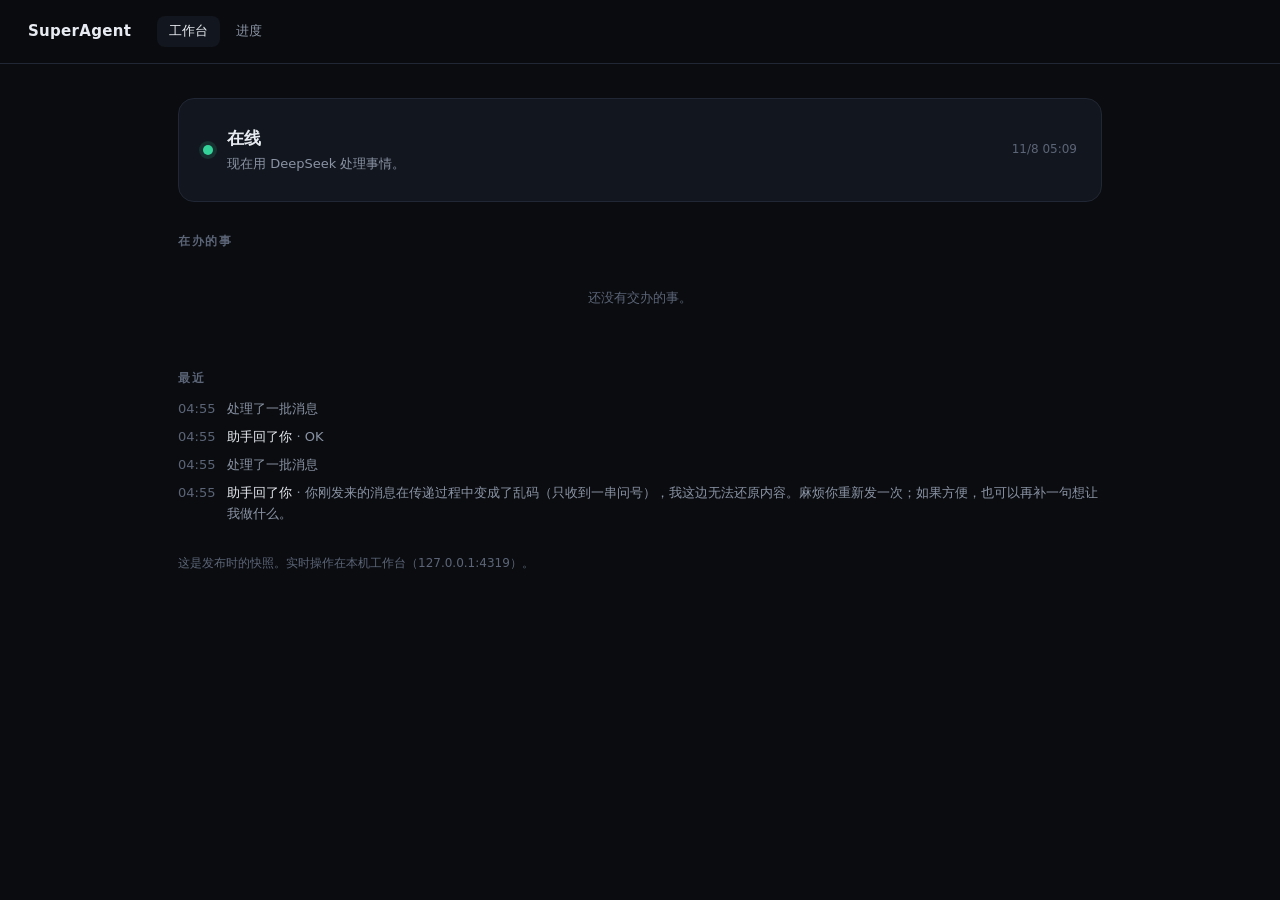
<file: index.html>
<!doctype html>
<html lang="zh-CN">
<head>
<meta charset="utf-8">
<meta name="viewport" content="width=device-width,initial-scale=1">
<title>SuperAgent · 工作台</title>
<link rel="stylesheet" href="app.css">
</head>
<body>
<header>
  <div class="brand">SuperAgent</div>
  <nav><a class="on" href="./">工作台</a><a href="progress">进度</a></nav>
</header>

<main>
  <section class="hero" id="hero">
    <div class="pulse"></div>
    <div>
      <h1 id="heroTitle">在线</h1>
      <p id="heroText">助手正在待命。</p>
    </div>
    <div class="when" id="heroWhen"></div>
  </section>

  <section>
    <h2>在办的事</h2>
    <div id="workers"></div>
  </section>

  <section style="margin-top:34px">
    <h2>最近</h2>
    <div class="feed" id="feed"></div>
  </section>

  <p class="snap" id="snap">这是发布时的快照。实时操作在本机工作台（127.0.0.1:4319）。</p>
</main>

<script src="data.js"></script>
<script>
const data = window.SUPERAGENT || { snapshot: {} }
const s = data.snapshot || {}
const esc = v => String(v ?? '').replace(/[&<>"']/g, c => ({'&':'&amp;','<':'&lt;','>':'&gt;','"':'&quot;',"'":'&#39;'}[c]))
const clock = iso => new Date(iso).toLocaleTimeString('zh-CN', { hour: '2-digit', minute: '2-digit' })
const day = iso => new Date(iso).toLocaleDateString('zh-CN', { month: 'numeric', day: 'numeric' })

const online = !!(s.router && s.router.online)
document.getElementById('hero').classList.toggle('off', !online)
document.getElementById('heroTitle').textContent = online ? '在线' : '离线'
document.getElementById('heroText').textContent = online
  ? (s.router.provider === 'deepseek' ? '现在用 DeepSeek 处理事情。' : '助手正在待命。')
  : '本机没有在运行。'
document.getElementById('heroWhen').textContent = s.updatedAt ? day(s.updatedAt) + ' ' + clock(s.updatedAt) : ''

const workers = s.workers || []
document.getElementById('workers').innerHTML = workers.length ? workers.map(w => `
  <article class="card">
    <div class="top">
      <span class="dot ${w.status === 'running' ? 'green' : w.status === 'failed' ? 'red' : 'yellow'}"></span>
      <span class="goal">${esc(w.goal)}</span>
      <span class="meta">${w.status === 'running' ? '进行中' : w.status === 'failed' ? '出错' : w.status === 'stopped' ? '已完成' : '等待中'}</span>
    </div>
    ${(w.steps || []).length ? `<ol>${w.steps.map(st => `<li class="${st.done ? 'done' : ''}">${esc(st.title)}${st.summary ? ' — ' + esc(st.summary) : ''}</li>`).join('')}</ol>` : ''}
  </article>`).join('') : '<div class="empty">还没有交办的事。</div>'

const feed = (s.recent || []).slice().reverse()
document.getElementById('feed').innerHTML = feed.length ? feed.map(e => `
  <div class="ev"><time>${clock(e.at)}</time><span>${e.kind === 'reply' ? '<b>助手回了你</b> · ' : ''}${esc(e.text)}</span></div>`).join('')
  : '<div class="empty">还没有动静。</div>'
</script>
</body>
</html>
</file>
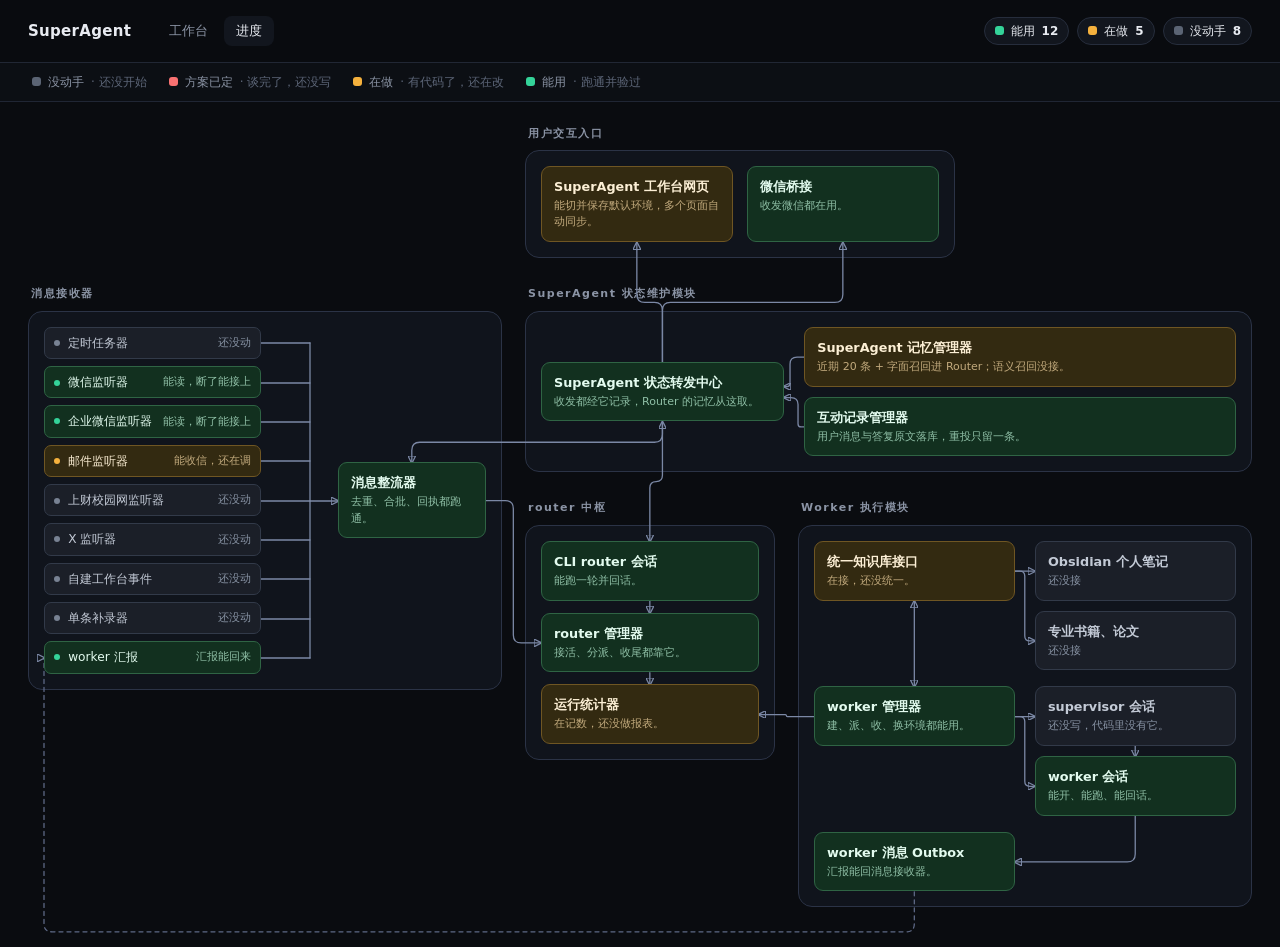
<file: progress.html>
<!doctype html>
<html lang="zh-CN">
<head>
<meta charset="utf-8">
<link rel="stylesheet" href="app.css">
<meta name="viewport" content="width=device-width,initial-scale=1">
<title>SuperAgent 系统实现状态图</title>
<style>
  :root {
    --bg: #0a0c10; --text: #e8ebf1; --muted: #8b94a5; --dim: #5c6577;
    --gray: #5b6474; --red: #f87171; --yellow: #f5b13d; --green: #34d399;
  }
  * { box-sizing: border-box; }
  html, body { margin: 0; background: var(--bg); color: var(--text); }
  body { font: 14px/1.5 "Segoe UI", "Microsoft YaHei", system-ui, sans-serif; }

  header.top { display: flex; align-items: flex-end; gap: 26px; flex-wrap: wrap;
    padding: 22px 32px 14px; border-bottom: 1px solid #202634; }
  header.top h1 { margin: 0; font-size: 18px; letter-spacing: .4px; font-weight: 650; }
  header.top .lede { margin: 4px 0 0; color: var(--muted); font-size: 12.5px; }
  .counts { display: flex; gap: 8px; margin-left: auto; flex-wrap: wrap; }
  .chip { display: inline-flex; align-items: center; gap: 7px; padding: 4px 10px; border-radius: 999px;
    border: 1px solid #262d3c; background: #12161e; font-size: 12px; }
  .chip b { font-variant-numeric: tabular-nums; font-weight: 650; }
  .swatch { width: 9px; height: 9px; border-radius: 3px; background: var(--c); }
  .legend { display: flex; gap: 22px; flex-wrap: wrap; padding: 10px 32px;
    border-bottom: 1px solid #202634; background: #0c0f14; }
  .legend div { display: flex; align-items: center; gap: 7px; font-size: 12px; color: var(--muted); }

  main { padding: clamp(14px, 2vw, 24px) clamp(12px, 2.2vw, 32px) 6px; max-width: none; margin: 0; }

  .map {
    position: relative;
    display: grid;
    /* 列宽跟着窗口连续收，收到下限再换布局；不再一下卡死在某个最小宽度上 */
    grid-template-columns: minmax(300px, 520px) minmax(180px, 250px) minmax(280px, 470px);
    grid-template-areas:
      ".    entry  entry"
      "recv maint  maint"
      "recv router worker";
    gap: clamp(14px, 2.2vw, 30px) clamp(10px, 1.8vw, 26px);
    justify-content: center;
    padding-bottom: 34px;
  }
  #links { position: absolute; inset: 0; width: 100%; height: 100%; z-index: 1; pointer-events: none; overflow: visible; }
  #links path { fill: none; stroke: #7b88a5; stroke-width: 1.3; stroke-linecap: round; }
  #links path.loop { stroke-dasharray: 4 4; stroke: #5d6885; }

  .module { position: relative; }
  .mlabel { font-size: 11px; letter-spacing: 1.5px; color: var(--muted); margin: 0 0 8px 3px; font-weight: 600; }
  .box { position: relative; border-radius: 14px; padding: 16px; }
  .box::before { content: ""; position: absolute; inset: 0; z-index: 0;
    border: 1px solid #2b3346; border-radius: 14px; background: #10141c; }
  .box > * { position: relative; z-index: 2; }

  .m-entry { grid-area: entry; justify-self: start; width: min(430px, 100%); }
  .m-recv { grid-area: recv; }
  .m-maint { grid-area: maint; }
  .m-router { grid-area: router; }
  .m-worker { grid-area: worker; }

  .node[data-status="green"],  .row[data-status="green"]  { --fill:#12301f; --edge:#2f6444; --dot:#34d399; --name:#e3fbef; --note:#8fbfa6; }
  .node[data-status="yellow"], .row[data-status="yellow"] { --fill:#332a11; --edge:#6f5623; --dot:#f5b13d; --name:#fcefd5; --note:#c2aa7d; }
  .node[data-status="red"],    .row[data-status="red"]    { --fill:#3c1a1d; --edge:#703034; --dot:#f87171; --name:#ffe2e2; --note:#c9969a; }
  .node[data-status="gray"],   .row[data-status="gray"]   { --fill:#1b1f28; --edge:#323a49; --dot:#788293; --name:#c3cad6; --note:#8792a3; }

  .node { background: var(--fill); border: 1px solid var(--edge); border-radius: 9px;
    padding: 10px 12px; z-index: 2;
    transition: transform .16s ease, border-color .16s ease;
    opacity: 0; animation: rise .3s ease forwards; animation-delay: calc(var(--i) * 12ms); }
  .node:hover { transform: translateY(-1px); border-color: var(--dot); }
  .node .name { font-size: 12.8px; font-weight: 600; color: var(--name); overflow-wrap: anywhere; }
  .node .note { font-size: 11px; color: var(--note); margin-top: 2px; overflow-wrap: anywhere; }

  .row { display: flex; align-items: center; gap: 8px; background: var(--fill); border: 1px solid var(--edge);
    border-radius: 7px; padding: 6px 9px; z-index: 2; min-width: 0;
    opacity: 0; animation: rise .3s ease forwards; animation-delay: calc(var(--i) * 12ms); }
  .row .dot { width: 6px; height: 6px; border-radius: 50%; background: var(--dot); flex: 0 0 auto; }
  .row .nm { flex: 1 1 auto; min-width: 0; font-size: 12.2px; color: var(--name);
    white-space: nowrap; overflow: hidden; text-overflow: ellipsis; }
  .row .nt { flex: 0 0 auto; font-size: 10.5px; color: var(--note); white-space: nowrap; }
  @keyframes rise { from { opacity: 0; transform: translateY(4px); } to { opacity: 1; transform: none; } }

  .entry-row { display: flex; gap: 14px; }
  .entry-row .node { flex: 1 1 0; }

  .recv { display: flex; gap: clamp(44px, 6vw, 88px); align-items: center; }
  .recv-list { flex: 1 1 auto; display: grid; gap: 7px; }
  .recv-stage { flex: 0 1 clamp(110px, 13vw, 148px); }

  .maint { display: flex; gap: 20px; align-items: center; }
  .maint-main { flex: 0 1 clamp(180px, 19vw, 250px); }
  .maint-side { flex: 1 1 auto; display: grid; gap: 10px; }

  .stack { display: grid; gap: 12px; }

  .work { display: grid; grid-template-columns: minmax(0, 1fr) minmax(0, 1fr); gap: 16px 20px; align-items: start; }
  .work .col { display: grid; gap: 10px; }

  footer { padding: 0 32px 26px; color: var(--dim); font-size: 11.5px; display: flex; gap: 18px; flex-wrap: wrap; }
  footer code { font-family: ui-monospace, Consolas, monospace; color: var(--muted); }
  a { color: #6ea8fe; text-decoration: none; }
</style>
</head>
<body>
<header><div class="brand">SuperAgent</div><nav><a href="./">工作台</a><a class="on" href="progress">进度</a></nav><div class="counts" id="counts"></div></header>

<div class="legend" id="legend"></div>
<main><div class="map" id="map"><svg id="links"></svg><div id="body" style="display:contents"></div></div></main>

<script src="data.js"></script>
<script>
const ORDER = ['green', 'yellow', 'red', 'gray']
const $ = s => document.querySelector(s)
const esc = v => String(v ?? '').replace(/[&<>"']/g, c => ({'&':'&amp;','<':'&lt;','>':'&gt;','"':'&quot;',"'":'&#39;'}[c]))

let map = null
let index = 0

function node(id, asRow) {
  const n = map.nodes[id]
  if (!n) return ''
  if (asRow) {
    return `<div class="row" data-id="${esc(id)}" data-status="${n.status}" style="--i:${index++}">
      <span class="dot"></span><span class="nm">${esc(n.name)}</span><span class="nt">${esc(n.note)}</span></div>`
  }
  return `<article class="node" data-id="${esc(id)}" data-status="${n.status}" style="--i:${index++}">
    <div class="name">${esc(n.name)}</div><div class="note">${esc(n.note)}</div></article>`
}

function render(data) {
  map = data
  const counts = { gray: 0, red: 0, yellow: 0, green: 0 }
  for (const n of Object.values(data.nodes)) counts[n.status] = (counts[n.status] || 0) + 1

  $('#legend').innerHTML = data.legend.map(item => {
    const c = getComputedStyle(document.documentElement).getPropertyValue('--' + item.key)
    return `<div><span class="swatch" style="background:${c.trim()}"></span>${esc(item.label)}
      <span style="color:var(--dim)">· ${esc(item.hint)}</span></div>`
  }).join('')
  $('#counts').innerHTML = ORDER.filter(k => counts[k]).map(k => {
    const c = getComputedStyle(document.documentElement).getPropertyValue('--' + k)
    const label = (data.legend.find(l => l.key === k) || {}).label || k
    return `<span class="chip"><span class="swatch" style="background:${c.trim()}"></span>${esc(label)} <b>${counts[k]}</b></span>`
  }).join('')
  const stamp = $('#updated')
  if (stamp) stamp.textContent = data.updatedAt

  const r = id => node(id, true)
  const c = id => node(id, false)

  $('#body').innerHTML = `
    <section class="module m-entry">
      <div class="mlabel">用户交互入口</div>
      <div class="box"><div class="entry-row">${c('console')}${c('wechat-bridge')}</div></div>
    </section>

    <section class="module m-recv">
      <div class="mlabel">消息接收器</div>
      <div class="box"><div class="recv">
        <div class="recv-list">
          ${r('timer')}${r('wechat')}${r('wecom')}${r('mail')}${r('campus')}${r('x')}${r('console-events')}${r('reentry')}${r('worker-report')}
        </div>
        <div class="recv-stage">${c('rectifier')}</div>
      </div></div>
    </section>

    <section class="module m-maint">
      <div class="mlabel">SuperAgent 状态维护模块</div>
      <div class="box"><div class="maint">
        <div class="maint-main">${c('relay')}</div>
        <div class="maint-side">${c('memory')}${c('interaction')}</div>
      </div></div>
    </section>

    <section class="module m-router">
      <div class="mlabel">router 中枢</div>
      <div class="box"><div class="stack">${c('cli-session')}${c('router-manager')}${c('stats')}</div></div>
    </section>

    <section class="module m-worker">
      <div class="mlabel">Worker 执行模块</div>
      <div class="box"><div class="work">
        <div class="col">${c('knowledge-api')}</div>
        <div class="col">${c('obsidian')}${c('papers')}</div>
        <div class="col">${c('worker-manager')}</div>
        <div class="col">${c('supervisor')}${c('worker-session')}</div>
        <div class="col">${c('outbox')}</div>
        <div class="col"></div>
      </div></div>
    </section>`

  requestAnimationFrame(() => requestAnimationFrame(() => draw(true)))
}

function boxOf(el, box) {
  const r = el.getBoundingClientRect()
  return { x: r.left - box.left + r.width / 2, y: r.top - box.top + r.height / 2, w: r.width, h: r.height }
}

// 按两块卡片的位置关系选边：先看投影是否重叠，再看哪个方向的间隙更小。
function pickSides(a, b) {
  const ax1 = a.x - a.w / 2, ax2 = a.x + a.w / 2, ay1 = a.y - a.h / 2, ay2 = a.y + a.h / 2
  const bx1 = b.x - b.w / 2, bx2 = b.x + b.w / 2, by1 = b.y - b.h / 2, by2 = b.y + b.h / 2
  const overlapX = Math.min(ax2, bx2) - Math.max(ax1, bx1)
  const overlapY = Math.min(ay2, by2) - Math.max(ay1, by1)
  const dx = b.x - a.x, dy = b.y - a.y
  const horizontal = () => dx >= 0 ? ['right', 'left'] : ['left', 'right']
  const vertical = () => dy >= 0 ? ['bottom', 'top'] : ['top', 'bottom']
  if (overlapX > 0 && overlapY > 0) return Math.abs(dx) >= Math.abs(dy) ? horizontal() : vertical()
  if (overlapX > 0) return vertical()
  if (overlapY > 0) return horizontal()
  const gapX = Math.abs(dx) - (a.w + b.w) / 2
  const gapY = Math.abs(dy) - (a.h + b.h) / 2
  return gapX <= gapY ? horizontal() : vertical()
}

function sidePoint(rect, side) {
  if (side === 'left') return { x: rect.x - rect.w / 2, y: rect.y }
  if (side === 'right') return { x: rect.x + rect.w / 2, y: rect.y }
  if (side === 'top') return { x: rect.x, y: rect.y - rect.h / 2 }
  return { x: rect.x, y: rect.y + rect.h / 2 }
}

function elbow(points, radius = 8) {
  if (points.length < 2) return ''
  let d = `M${points[0].x},${points[0].y}`
  for (let i = 1; i < points.length - 1; i++) {
    const prev = points[i - 1], cur = points[i], next = points[i + 1]
    const v1 = { x: cur.x - prev.x, y: cur.y - prev.y }
    const v2 = { x: next.x - cur.x, y: next.y - cur.y }
    const l1 = Math.hypot(v1.x, v1.y), l2 = Math.hypot(v2.x, v2.y)
    if (l1 < 1 || l2 < 1) { d += ` L${cur.x},${cur.y}`; continue }
    const rr = Math.min(radius, l1 / 2, l2 / 2)
    const a = { x: cur.x - (v1.x / l1) * rr, y: cur.y - (v1.y / l1) * rr }
    const b = { x: cur.x + (v2.x / l2) * rr, y: cur.y + (v2.y / l2) * rr }
    d += ` L${a.x},${a.y} Q${cur.x},${cur.y} ${b.x},${b.y}`
  }
  const last = points[points.length - 1]
  return d + ` L${last.x},${last.y}`
}

// "出边>入边"，可带 both / loop
function parseSpec(spec) {
  if (!spec) return { kind: '', sides: null, both: false }
  let text = String(spec).trim()
  let both = false
  if (/\bboth\b/.test(text)) { both = true; text = text.replace(/\bboth\b/, '').trim() }
  const m = text.match(/^(left|right|top|bottom)\s*>\s*(left|right|top|bottom)$/)
  if (m) return { kind: '', sides: [m[1], m[2]], both }
  return { kind: text, sides: null, both }
}

function draw(animate = false) {
  if (!map) return
  const box = $('#map').getBoundingClientRect()
  const svg = $('#links')
  svg.setAttribute('width', box.width)
  svg.setAttribute('height', box.height)
  svg.setAttribute('viewBox', `0 0 ${box.width} ${box.height}`)

  const pos = new Map()
  for (const el of document.querySelectorAll('[data-id]')) pos.set(el.dataset.id, boxOf(el, box))

  const routes = []
  map.edges.forEach(([fromId, toId, spec], i) => {
    const a = pos.get(fromId), b = pos.get(toId)
    if (!a || !b) return
    const parsed = parseSpec(spec)
    if (parsed.kind === 'loop') {
      const floor = box.height - 10
      const start = sidePoint(a, 'bottom')
      const end = sidePoint(b, 'left')
      routes.push({ i, cls: 'loop', both: false, entry: 'left', toId,
        points: [start, { x: start.x, y: floor }, { x: 16, y: floor }, { x: 16, y: end.y }, end] })
      return
    }
    const [fromSide, toSide] = parsed.sides || pickSides(a, b)
    const p1 = sidePoint(a, fromSide)
    const p2 = sidePoint(b, toSide)
    const fromH = fromSide === 'left' || fromSide === 'right'
    const toH = toSide === 'left' || toSide === 'right'
    let points
    if (fromH && toH) {
      const midX = (p1.x + p2.x) / 2
      points = [p1, { x: midX, y: p1.y }, { x: midX, y: p2.y }, p2]
    } else if (!fromH && !toH) {
      const midY = (p1.y + p2.y) / 2
      points = [p1, { x: p1.x, y: midY }, { x: p2.x, y: midY }, p2]
    } else if (fromH) {
      points = [p1, { x: p2.x, y: p1.y }, p2]
    } else {
      points = [p1, { x: p1.x, y: p2.y }, p2]
    }
    routes.push({ i, cls: '', both: parsed.both, entry: toSide, toId, points })
  })

  const groups = new Map()
  for (const route of routes) {
    const key = route.toId + ':' + route.entry
    if (!groups.has(key)) groups.set(key, [])
    groups.get(key).push(route)
  }
  for (const list of groups.values()) {
    if (list.length < 2) continue
    const target = pos.get(list[0].toId)
    const onVertical = list[0].entry === 'left' || list[0].entry === 'right'
    const span = onVertical ? target.h : target.w
    const step = Math.min(11, (span * 0.62) / list.length)
    list.forEach((route, k) => {
      const offset = (k - (list.length - 1) / 2) * step
      // 每条单独的竖向/横向拐道错开，否则几条线会叠成一根
      const lane = (k - (list.length - 1) / 2) * 8
      const pts = route.points
      if (pts.length === 4) {
        if (Math.abs(pts[1].x - pts[2].x) < 0.5) {
          pts[1] = { x: pts[1].x + lane, y: pts[1].y }
          pts[2] = { x: pts[2].x + lane, y: pts[2].y }
        } else {
          pts[1] = { x: pts[1].x, y: pts[1].y + lane }
          pts[2] = { x: pts[2].x, y: pts[2].y + lane }
        }
      }
      const n = pts.length
      const tip = pts[n - 1]
      if (onVertical) {
        pts[n - 1] = { x: tip.x, y: tip.y + offset }
        if (n > 3) pts[n - 2] = { x: pts[n - 2].x, y: tip.y + offset }
      } else {
        pts[n - 1] = { x: tip.x + offset, y: tip.y }
        if (n > 3) pts[n - 2] = { x: tip.x + offset, y: pts[n - 2].y }
      }
    })
  }

  const parts = routes.map(route =>
    `<path class="${route.cls}" d="${elbow(route.points)}"${route.both ? ' marker-start="url(#arrowBack)"' : ''} marker-end="url(#arrow)" data-i="${route.i}"/>`)

  // 六路来源收成一条总线：每行一根短横线，合并成一条竖干，再用一个箭头插进整流器
  if (map.bus) {
    const target = pos.get(map.bus.target)
    const sources = (map.bus.sources || []).map(id => pos.get(id)).filter(Boolean)
    if (target && sources.length) {
      const trunkX = Math.round(target.x - target.w / 2 - 28)
      const ys = sources.map(s => s.y)
      for (const s of sources) {
        parts.push(`<path d="M${Math.round(s.x + s.w / 2)},${Math.round(s.y)} L${trunkX},${Math.round(s.y)}"/>`)
      }
      parts.push(`<path d="M${trunkX},${Math.round(Math.min(...ys))} L${trunkX},${Math.round(Math.max(...ys))}"/>`)
      parts.push(`<path d="M${trunkX},${Math.round(target.y)} L${Math.round(target.x - target.w / 2)},${Math.round(target.y)}" marker-end="url(#arrow)"/>`)
    }
  }

  svg.innerHTML = `<defs>
    <marker id="arrow" viewBox="0 0 8 8" refX="7" refY="4" markerWidth="6" markerHeight="6" orient="auto">
      <path d="M0,0 L8,4 L0,8 Z" fill="#8b97b4" stroke="none"/></marker>
    <marker id="arrowBack" viewBox="0 0 8 8" refX="7" refY="4" markerWidth="6" markerHeight="6" orient="auto-start-reverse">
      <path d="M0,0 L8,4 L0,8 Z" fill="#8b97b4" stroke="none"/></marker>
  </defs>${parts.join('')}`

  if (animate) {
    let step = 0
    for (const path of svg.querySelectorAll('path[data-i]')) {
      const len = path.getTotalLength()
      path.style.strokeDasharray = `${len}`
      path.style.strokeDashoffset = `${len}`
      path.style.transition = `stroke-dashoffset .4s ease ${step++ * 10}ms`
      requestAnimationFrame(() => { path.style.strokeDashoffset = '0' })
    }
  }
}

// 箭头和卡片是同一份几何：窗口一动就按新位置重算，不另跑一套动画。
let frame = 0
function schedule() {
  if (frame) return
  frame = requestAnimationFrame(() => { frame = 0; draw(false) })
}

if ('ResizeObserver' in window) new ResizeObserver(schedule).observe(document.getElementById('map'))
addEventListener('resize', schedule)

render((window.SUPERAGENT || {}).map || { nodes: {}, edges: [] })
</script>
</body>
</html>
</file>
<file: app.css>
:root {
  --bg: #0a0c10; --panel: #12161e; --line: #212734; --text: #e8ebf1; --muted: #8b94a5; --dim: #5c6577;
  --green: #34d399; --yellow: #f5b13d; --red: #f87171; --gray: #5b6474;
}
* { box-sizing: border-box; }
html, body { margin: 0; background: var(--bg); color: var(--text); }
body { font: 14px/1.6 "Segoe UI", "Microsoft YaHei", system-ui, sans-serif; -webkit-font-smoothing: antialiased; }

header {
  display: flex; align-items: center; gap: 26px; padding: 16px 28px;
  border-bottom: 1px solid var(--line); position: sticky; top: 0; background: rgba(10,12,16,.92);
  backdrop-filter: blur(8px); z-index: 10;
}
.brand { font-size: 15px; font-weight: 650; letter-spacing: .3px; }
nav { display: flex; gap: 4px; }
nav a {
  color: var(--muted); text-decoration: none; font-size: 13px; padding: 5px 12px; border-radius: 8px;
}
nav a:hover { color: var(--text); background: var(--panel); }
nav a.on { color: var(--text); background: var(--panel); }

main { max-width: 980px; margin: 0 auto; padding: 34px 28px 80px; }

.hero { display: flex; align-items: center; gap: 14px; padding: 26px 24px; border: 1px solid var(--line);
  border-radius: 16px; background: var(--panel); margin-bottom: 30px; }
.hero .pulse { width: 10px; height: 10px; border-radius: 50%; background: var(--green); flex: 0 0 auto;
  box-shadow: 0 0 0 4px rgba(52,211,153,.14); }
.hero.off .pulse { background: var(--gray); box-shadow: none; }
.hero h1 { margin: 0; font-size: 17px; font-weight: 650; }
.hero p { margin: 2px 0 0; color: var(--muted); font-size: 13px; }
.hero .when { margin-left: auto; color: var(--dim); font-size: 12px; }

h2 { font-size: 11.5px; letter-spacing: 1.5px; color: var(--dim); font-weight: 600; margin: 0 0 12px; }

.card { border: 1px solid var(--line); border-radius: 12px; background: var(--panel); padding: 14px 16px; }
.card + .card { margin-top: 9px; }
.card .top { display: flex; align-items: center; gap: 10px; }
.card .goal { font-size: 14px; font-weight: 600; }
.card .meta { margin-left: auto; font-size: 12px; color: var(--muted); }
.card ol { margin: 10px 0 0; padding-left: 18px; color: var(--muted); font-size: 12.5px; }
.card li.done { color: var(--dim); text-decoration: line-through; text-decoration-color: #2c3444; }
.empty { color: var(--dim); font-size: 13px; padding: 26px 0; text-align: center; }
.snap { margin: 30px 0 0; color: var(--dim); font-size: 12px; }

.feed { display: grid; gap: 7px; }
.ev { display: flex; gap: 12px; font-size: 13px; color: var(--muted); }
.ev time { color: var(--dim); font-variant-numeric: tabular-nums; flex: 0 0 auto; }
.ev b { color: var(--text); font-weight: 500; }

.dot { width: 8px; height: 8px; border-radius: 50%; flex: 0 0 auto; background: var(--gray); }
.dot.green { background: var(--green); }
.dot.yellow { background: var(--yellow); }
.dot.red { background: var(--red); }

@media (max-width: 640px) { main { padding: 22px 16px 60px; } header { padding: 12px 16px; } }
</file>
